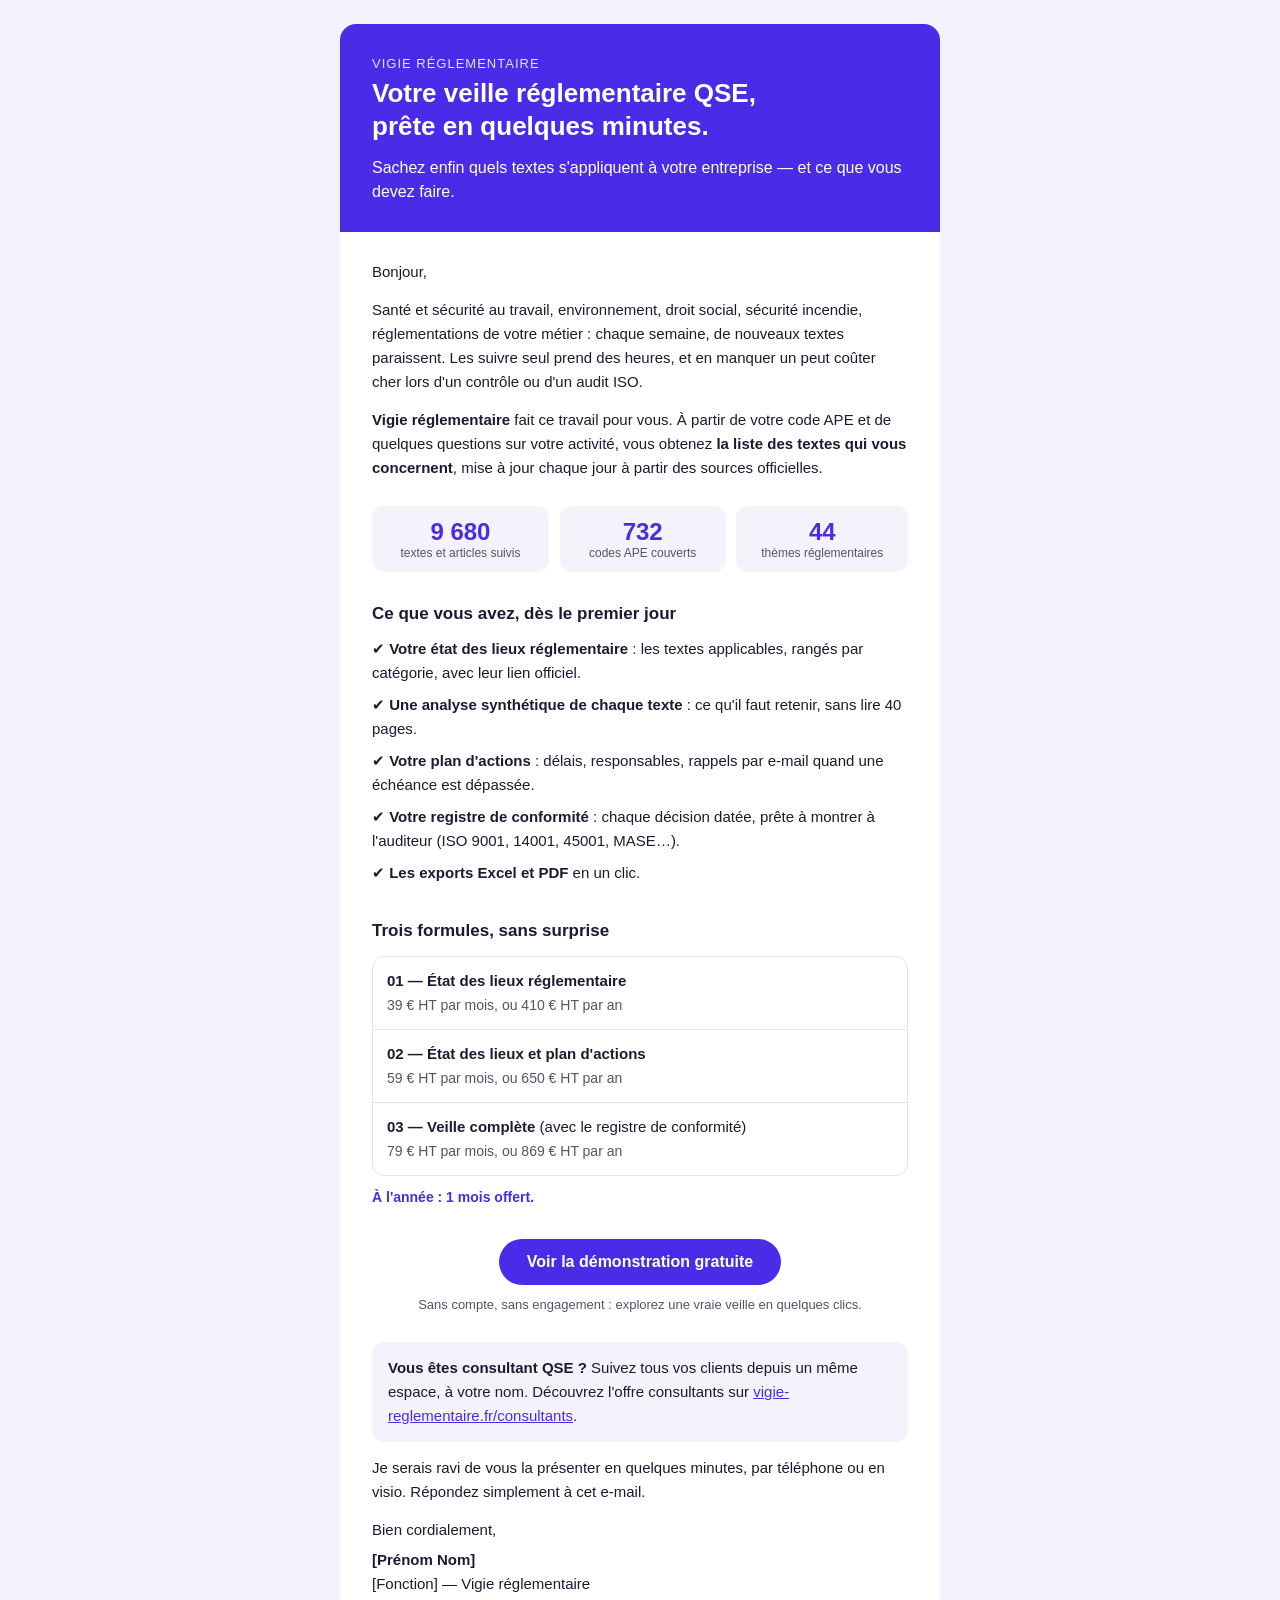
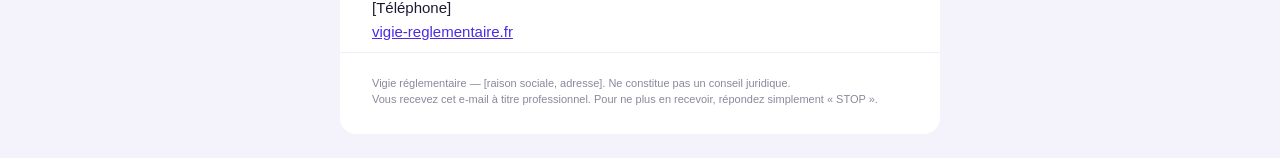
<file: communication/email-promotion.html>
<!doctype html>
<html lang="fr">
<head><meta charset="utf-8"><meta name="viewport" content="width=device-width,initial-scale=1"><title>Vigie réglementaire — e-mail de lancement</title></head>
<body style="margin:0;padding:0;background:#f4f3fb;font-family:Arial,Helvetica,sans-serif;color:#1c1a33">
<table role="presentation" width="100%" cellpadding="0" cellspacing="0" style="background:#f4f3fb;padding:24px 12px">
<tr><td align="center">
<table role="presentation" width="600" cellpadding="0" cellspacing="0" style="max-width:600px;width:100%;background:#ffffff;border-radius:16px;overflow:hidden">

<tr><td style="background:#4A2BE8;padding:32px 32px 28px;color:#ffffff">
  <p style="margin:0 0 6px;font-size:13px;letter-spacing:1px;text-transform:uppercase;opacity:.85">Vigie réglementaire</p>
  <h1 style="margin:0;font-size:26px;line-height:1.25;color:#ffffff">Votre veille réglementaire QSE,<br>prête en quelques minutes.</h1>
  <p style="margin:14px 0 0;font-size:16px;line-height:1.5;color:#ffffff">Sachez enfin quels textes s'appliquent à votre entreprise — et ce que vous devez faire.</p>
</td></tr>

<tr><td style="padding:28px 32px 8px;font-size:15px;line-height:1.6">
  <p style="margin:0 0 14px">Bonjour,</p>
  <p style="margin:0 0 14px">Santé et sécurité au travail, environnement, droit social, sécurité incendie, réglementations de votre métier : chaque semaine, de nouveaux textes paraissent. Les suivre seul prend des heures, et en manquer un peut coûter cher lors d'un contrôle ou d'un audit ISO.</p>
  <p style="margin:0 0 14px"><strong>Vigie réglementaire</strong> fait ce travail pour vous. À partir de votre code APE et de quelques questions sur votre activité, vous obtenez <strong>la liste des textes qui vous concernent</strong>, mise à jour chaque jour à partir des sources officielles.</p>
</td></tr>

<tr><td style="padding:4px 32px 8px">
  <table role="presentation" width="100%" cellpadding="0" cellspacing="0">
    <tr>
      <td width="33%" align="center" style="padding:12px 6px;background:#f4f3fb;border-radius:12px"><div style="font-size:24px;font-weight:bold;color:#4A2BE8">9 680</div><div style="font-size:12px;color:#55536b">textes et articles suivis</div></td>
      <td width="2%"></td>
      <td width="31%" align="center" style="padding:12px 6px;background:#f4f3fb;border-radius:12px"><div style="font-size:24px;font-weight:bold;color:#4A2BE8">732</div><div style="font-size:12px;color:#55536b">codes APE couverts</div></td>
      <td width="2%"></td>
      <td width="32%" align="center" style="padding:12px 6px;background:#f4f3fb;border-radius:12px"><div style="font-size:24px;font-weight:bold;color:#4A2BE8">44</div><div style="font-size:12px;color:#55536b">thèmes réglementaires</div></td>
    </tr>
  </table>
</td></tr>

<tr><td style="padding:20px 32px 4px;font-size:15px;line-height:1.6">
  <p style="margin:0 0 10px;font-weight:bold;font-size:17px">Ce que vous avez, dès le premier jour</p>
  <p style="margin:0 0 8px">✔ <strong>Votre état des lieux réglementaire</strong> : les textes applicables, rangés par catégorie, avec leur lien officiel.</p>
  <p style="margin:0 0 8px">✔ <strong>Une analyse synthétique de chaque texte</strong> : ce qu'il faut retenir, sans lire 40 pages.</p>
  <p style="margin:0 0 8px">✔ <strong>Votre plan d'actions</strong> : délais, responsables, rappels par e-mail quand une échéance est dépassée.</p>
  <p style="margin:0 0 8px">✔ <strong>Votre registre de conformité</strong> : chaque décision datée, prête à montrer à l'auditeur (ISO 9001, 14001, 45001, MASE…).</p>
  <p style="margin:0 0 8px">✔ <strong>Les exports Excel et PDF</strong> en un clic.</p>
</td></tr>

<tr><td style="padding:20px 32px 4px;font-size:15px;line-height:1.6">
  <p style="margin:0 0 12px;font-weight:bold;font-size:17px">Trois formules, sans surprise</p>
  <table role="presentation" width="100%" cellpadding="0" cellspacing="0" style="border:1px solid #e3e1f0;border-radius:12px">
    <tr><td style="padding:12px 14px;border-bottom:1px solid #e3e1f0"><strong>01 — État des lieux réglementaire</strong><br><span style="color:#55536b;font-size:14px">39 € HT par mois, ou 410 € HT par an</span></td></tr>
    <tr><td style="padding:12px 14px;border-bottom:1px solid #e3e1f0"><strong>02 — État des lieux et plan d'actions</strong><br><span style="color:#55536b;font-size:14px">59 € HT par mois, ou 650 € HT par an</span></td></tr>
    <tr><td style="padding:12px 14px"><strong>03 — Veille complète</strong> (avec le registre de conformité)<br><span style="color:#55536b;font-size:14px">79 € HT par mois, ou 869 € HT par an</span></td></tr>
  </table>
  <p style="margin:10px 0 0;font-size:14px;color:#4A2BE8;font-weight:bold">À l'année : 1 mois offert.</p>
</td></tr>

<tr><td align="center" style="padding:26px 32px 8px">
  <a href="https://vigie-reglementaire.fr/" style="display:inline-block;background:#4A2BE8;color:#ffffff;text-decoration:none;font-weight:bold;font-size:16px;padding:14px 28px;border-radius:999px">Voir la démonstration gratuite</a>
  <p style="margin:12px 0 0;font-size:13px;color:#55536b">Sans compte, sans engagement : explorez une vraie veille en quelques clics.</p>
</td></tr>

<tr><td style="padding:22px 32px 8px;font-size:15px;line-height:1.6">
  <p style="margin:0 0 14px;padding:14px 16px;background:#f4f3fb;border-radius:12px"><strong>Vous êtes consultant QSE ?</strong> Suivez tous vos clients depuis un même espace, à votre nom. Découvrez l'offre consultants sur <a href="https://vigie-reglementaire.fr/consultants.html" style="color:#4A2BE8">vigie-reglementaire.fr/consultants</a>.</p>
  <p style="margin:0 0 14px">Je serais ravi de vous la présenter en quelques minutes, par téléphone ou en visio. Répondez simplement à cet e-mail.</p>
  <p style="margin:0">Bien cordialement,</p>
  <p style="margin:6px 0 0"><strong>[Prénom Nom]</strong><br>[Fonction] — Vigie réglementaire<br>[Téléphone]<br><a href="https://vigie-reglementaire.fr/" style="color:#4A2BE8">vigie-reglementaire.fr</a></p>
</td></tr>

<tr><td style="padding:22px 32px 26px;font-size:11px;line-height:1.5;color:#8a889c;border-top:1px solid #eeedf6">
  Vigie réglementaire — [raison sociale, adresse]. Ne constitue pas un conseil juridique.<br>
  Vous recevez cet e-mail à titre professionnel. Pour ne plus en recevoir, répondez simplement « STOP ».
</td></tr>

</table>
</td></tr>
</table>
</body>
</html>
</file>
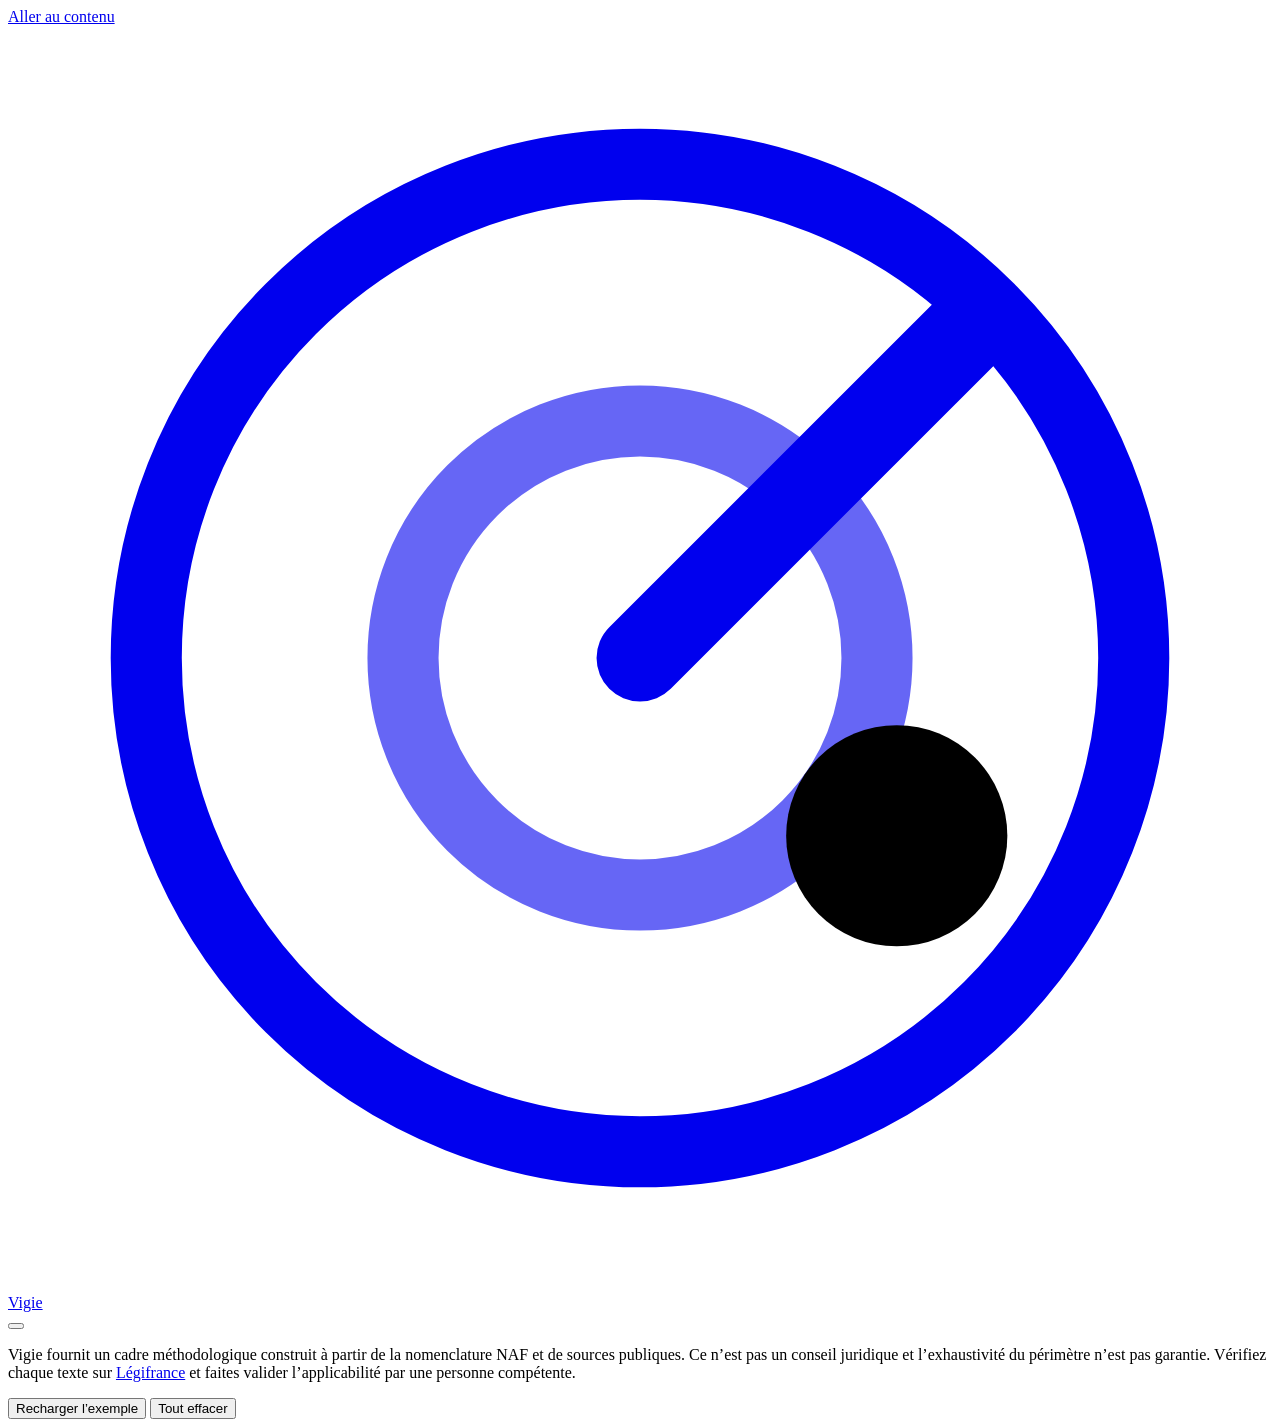
<file: src/index.template.html>
<!DOCTYPE html>
<html lang="fr">
<head>
<meta charset="UTF-8">
<meta name="viewport" content="width=device-width, initial-scale=1, viewport-fit=cover">
<title>Vigie</title>
<meta name="description" content="Vigie organise votre veille réglementaire à partir de votre code NAF : radar des domaines à surveiller, plan et calendrier de revues, registre des textes et note de synthèse. Tout reste sur votre appareil.">
<meta name="theme-color" content="#0A1F2E">
<link rel="icon" href="data:image/svg+xml,%3Csvg xmlns='http://www.w3.org/2000/svg' viewBox='0 0 64 64'%3E%3Crect width='64' height='64' rx='14' fill='%230A1F2E'/%3E%3Ccircle cx='32' cy='32' r='21' fill='none' stroke='%233FB6C6' stroke-width='3'/%3E%3Ccircle cx='32' cy='32' r='10' fill='none' stroke='%233FB6C6' stroke-width='3' opacity='.6'/%3E%3Cpath d='M32 32 47 17' stroke='%233FB6C6' stroke-width='3.5' stroke-linecap='round'/%3E%3Ccircle cx='44' cy='40' r='4.5' fill='%23FF7A45'/%3E%3C/svg%3E">
<link rel="preconnect" href="https://fonts.googleapis.com">
<link rel="preconnect" href="https://fonts.gstatic.com" crossorigin>
<link href="https://fonts.googleapis.com/css2?family=Bricolage+Grotesque:opsz,wght@12..96,500;12..96,700;12..96,800&family=DM+Mono:wght@400;500&family=Instrument+Sans:wght@400;500;600;700&family=Source+Serif+4:opsz,wght@8..60,400;8..60,600&display=swap" rel="stylesheet">
<style>
/*@STYLES@*/
</style>
</head>
<body>
<a class="skip" href="#main">Aller au contenu</a>

<div class="shell">
  <aside class="rail">
    <a class="brand" href="#vue" aria-label="Vigie, vue d’ensemble">
      <svg viewBox="0 0 32 32" aria-hidden="true" focusable="false"><circle cx="16" cy="16" r="12.5" fill="none" stroke="currentColor" stroke-width="1.8"/><circle cx="16" cy="16" r="6" fill="none" stroke="currentColor" stroke-width="1.8" opacity=".6"/><path d="M16 16 24.4 7.6" stroke="currentColor" stroke-width="2.2" stroke-linecap="round"/><circle cx="22.5" cy="20.5" r="2.8" fill="var(--signal)"/></svg>
      <span>Vigie</span>
    </a>
    <nav id="nav" aria-label="Sections de l’outil"></nav>
    <div class="rail-pied">
      <button type="button" id="btn-theme" class="rail-btn" data-act="theme" aria-label="Changer de thème"></button>
    </div>
  </aside>

  <div class="stage">
    <div id="banniere"></div>
    <main id="main" tabindex="-1">
      <noscript><p class="note">Vigie a besoin de JavaScript pour fonctionner.</p></noscript>
    </main>
    <footer class="pied no-print">
      <p class="pied-mentions">Vigie fournit un cadre méthodologique construit à partir de la nomenclature NAF et de sources publiques. Ce n’est pas un conseil juridique et l’exhaustivité du périmètre n’est pas garantie. Vérifiez chaque texte sur <a href="https://www.legifrance.gouv.fr" target="_blank" rel="noopener">Légifrance</a> et faites valider l’applicabilité par une personne compétente.</p>
      <div class="pied-ligne">
        <span id="etat-sauvegarde" class="etat" role="status"></span>
        <span class="pied-liens">
          <button type="button" class="lien" data-act="demoRestore">Recharger l’exemple</button>
          <button type="button" class="lien danger-l" data-act="wipe">Tout effacer</button>
        </span>
      </div>
    </footer>
  </div>
</div>

<dialog id="drawer" class="drawer" aria-label="Fiche du domaine de veille"></dialog>
<dialog id="editor" class="modal" aria-label="Entrée du registre"></dialog>
<div id="tip" role="tooltip" hidden></div>
<div id="toast" role="status" aria-live="polite"></div>

<script>
/*@REFERENTIEL@*/
</script>
<script>
(function () {
"use strict";
/*@APP@*/
})();
</script>
</body>
</html>
</file>
